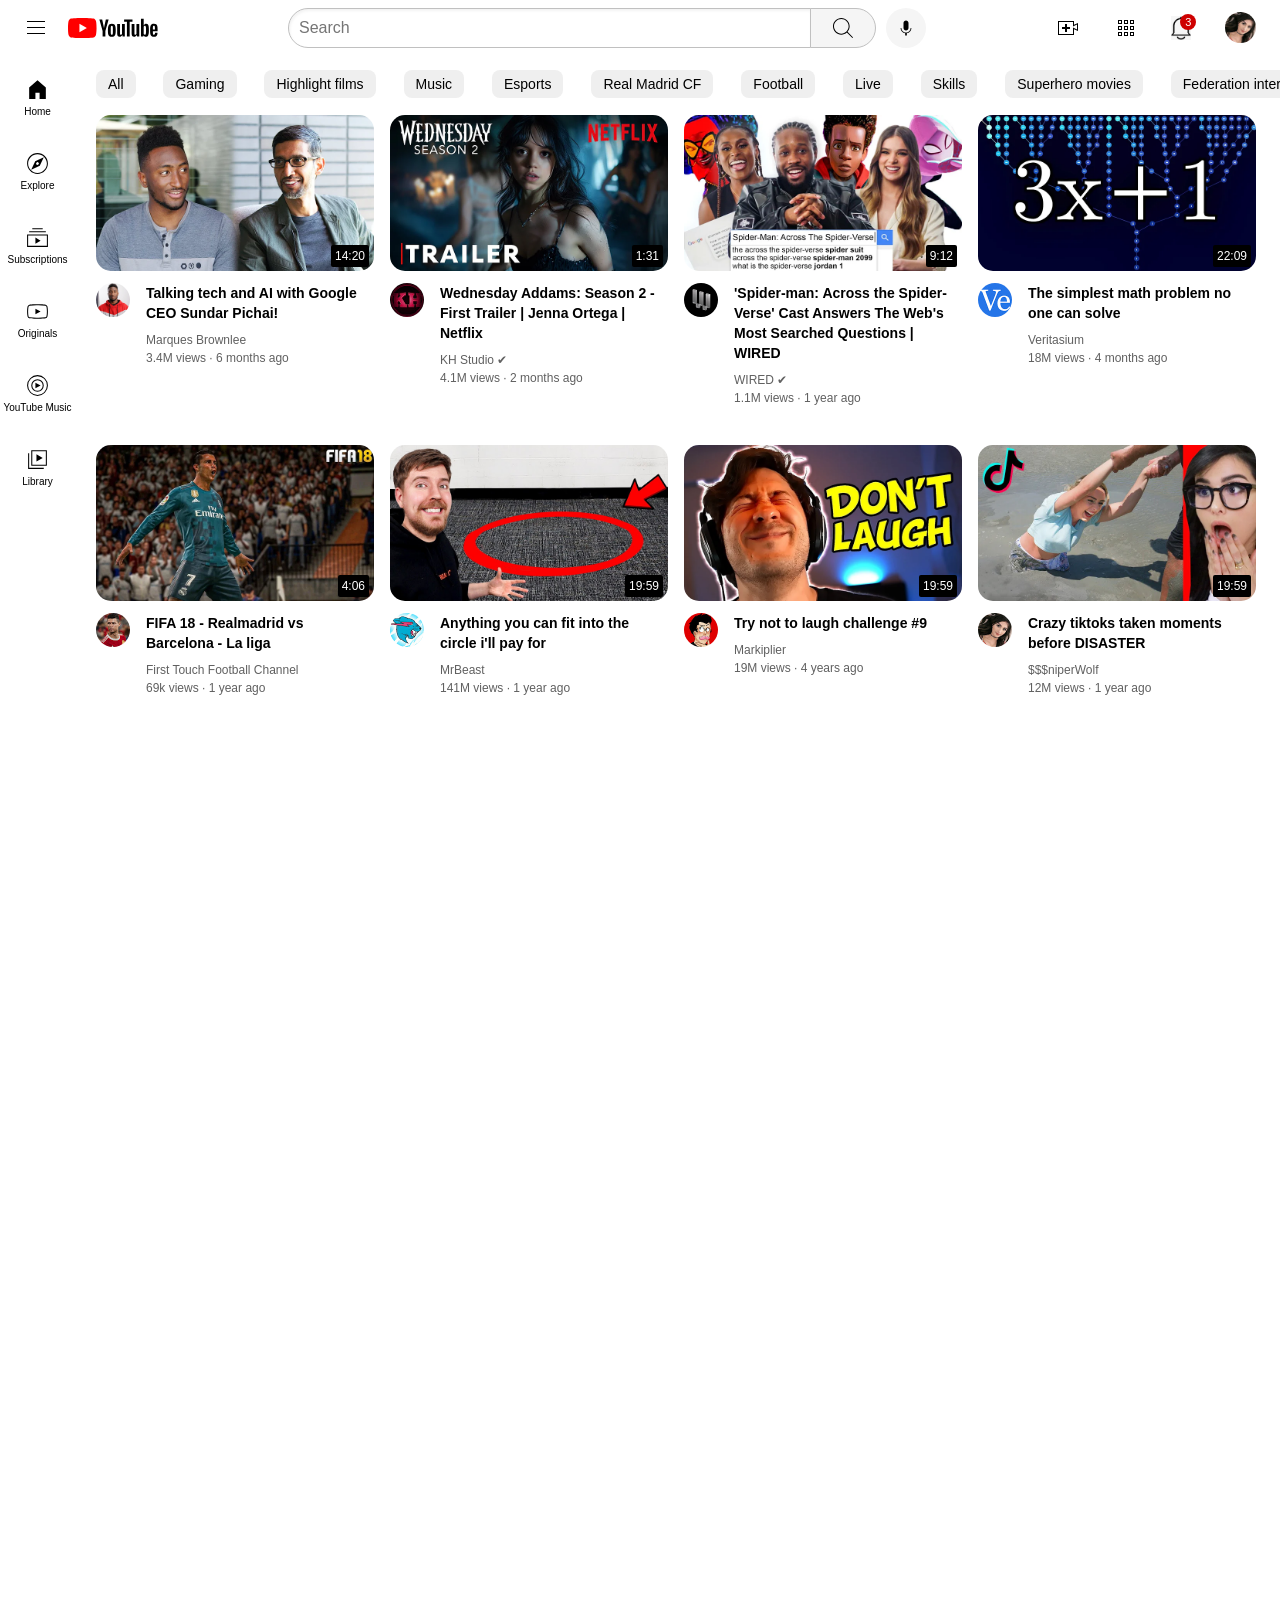
<file: index.html>
<!DOCTYPE html>
<html lang="en">
<head>
  <meta charset="UTF-8">
  <meta http-equiv="X-UA-Compatible" content="IE=edge">
  <meta name="viewport" content="width=device-width, initial-scale=1.0">
  <title>YouTube(2024).com Clone</title>
  
    <link rel="stylesheet" href="styles/general.css">
  <link rel="stylesheet" href="styles/header.css">
  <link rel="stylesheet" href="styles/subheader.css">
  <link rel="stylesheet" href="styles/video.css">
  <link rel="stylesheet" href="styles/sidebar.css">
</head>

<body style="padding-bottom: 1000px;"> 
  <div class="header">
    <div class="left-section">
      <img class="hamburger-menu" src="pageIcons/hamburger-menu.svg">
      <img class="youtube-logo" src="pageIcons/youtube-logo.svg">
    </div>
    <div class="middle-section">
      <input class="search-bar" type="text" placeholder="Search">
      <button class="search-button">
        <img class="search-icon" src="icons/search-svgrepo-com.svg">
        <div class="tooltip">Search</div>
      </button>
      <button class="voice-search-button">
        <img class="voice-search-icon" src="pageIcons/voice-search-icon.svg">
        <div class="tooltip">Search with your voice</div>
      </button>
    </div>
    <div class="right-section">
      <div class="upload-icon-container">
        <img class="video-camera-icon" src="pageIcons/upload.svg">
        <div class="tooltip">Create</div>
      </div>
      <div class="upload-icon-container">
        <img class="video-camera-icon" src="pageIcons/youtube-apps.svg">
        <div class="tooltip">Apps</div>
      </div>
      <div class="notifications-icon-container">
      <img class="notifications-icon" src="icons/notification-icon-svgrepo-com">
          <div class="notifications-count">3</div> 
          <div class="tooltip">Notifications</div>          
      </div>
      <img class="current-user-picture" src="thumbnails/channelpfp-3">
     </div>
   </div>

<div class="sub-header">
    <button class="btn">All</button>
    <button class="btn">Gaming</button>
    <button class="btn">Highlight films</button>
    <button class="btn">Music</button>
    <button class="btn">Esports</button>
    <button class="btn">Real Madrid CF</button>
    <button class="btn">Football</button>
    <button class="btn">Live</button>
    <button class="btn">Skills</button>
    <button class="btn">Superhero movies</button>
    <button class="btn">Federation inter.</button>
</div>

    <div class="sidebar">
      <div class="sidebar-link">
        <img src="pageIcons/home.svg">
        <div>Home</div>
    </div>
      <div class="sidebar-link">
        <img src="pageIcons/explore.svg">
        <div>Explore</div>
      </div>
      <div class="sidebar-link">
        <img src="pageIcons/subscriptions.svg">
        <div>Subscriptions</div>
      </div>
      <div class="sidebar-link">
        <img src="pageIcons/originals.svg">
        <div>Originals</div>
      </div>
      <div class="sidebar-link">
        <img src="pageIcons/youtube-music.svg">
        <div>YouTube Music</div>
      </div>
      <div class="sidebar-link">
        <img src="pageIcons/library.svg">
        <div>Library</div>
      </div>


    </div>

  <div class="video-grid">
    <div class="video-preview">
      <div class="thumbnail-row">
        <a href="https://www.youtube.com/watch?v=n2RNcPRtAiY" class="video-thumbnail-link">
          <img class="thumbnail" src="thumbnails/youtubethumbnail5">
          <div class="video-time">14:20</div>
        </a>
      </div>
      <div class="video-info-grid">
        <div class="channel-picture">
          <img class="profile-picture" src="thumbnails/channelpfp-1">
        </div>
        <a href="https://www.youtube.com/watch?v=n2RNcPRtAiY" class="video-title-link">
          <div class="video-info">
            <p class="video-title">Talking tech and AI with Google CEO Sundar Pichai!</p>
            <p class="video-author">Marques Brownlee</p>
            <p class="video-stats">3.4M views &#183; 6 months ago</p>
          </div>
        </a>
       </div>
    </div>
    
    <div class="video-preview">
      <div class="thumbnail-row">
        <img class="thumbnail" src="thumbnails/youtubethumbnail13">
        <div class="video-time">1:31</div>
      </div>
      <div class="video-info-grid">
        <div class="channel-picture">
          <img class="profile-picture" src="thumbnails/channelpfp-9">
        </div>
        <div class="video-info">
        <p class="video-title">Wednesday Addams: Season 2 - First Trailer | Jenna Ortega | Netflix</p>
        <p class="video-author">KH Studio &#10004;</p>
        <p class="video-stats">4.1M views &#183; 2 months ago</p>
      </div>
      </div>
    </div>
    
    <div class="video-preview">
      <div class="thumbnail-row">
        <img class="thumbnail" src="thumbnails/youtubethumbnail12">
        <div class="video-time">9:12</div>
      </div>
      <div class="video-info-grid">
        <div class="channel-picture">
          <img class="profile-picture" src="thumbnails/channelpfp-8">
        </div>
        <div class="video-info">
        <p class="video-title">'Spider-man: Across the Spider-Verse' Cast Answers The Web's Most Searched Questions | WIRED</p>
        <p class="video-author">WIRED &#10004;</p>
        <p class="video-stats">1.1M views &#183; 1 year ago</p>
      </div>
      </div>
    </div>
    
    <div class="video-preview">
      <div class="thumbnail-row">
        <img class="thumbnail" src="thumbnails/youtubethumbnail8">
        <div class="video-time">22:09</div>
      </div>
      <div class="video-info-grid">
        <div class="channel-picture">
          <img class="profile-picture" src="thumbnails/channelpfp-4">
        </div>
        <div class="video-info">
        <p class="video-title">The simplest math problem no one can solve</p>
        <p class="video-author">Veritasium</p>
        <p class="video-stats">18M views &#183; 4 months ago</p>
      </div>
      </div>
    </div>
    
    <div class="video-preview">
      <div class="thumbnail-row">
        <img class="thumbnail" src="thumbnails/youtubethumbnail11">
        <div class="video-time">4:06</div>
      </div>
      <div class="video-info-grid">
        <div class="channel-picture">
          <img class="profile-picture" src="thumbnails/channelpfp-7">
        </div>
        <div class="video-info">
        <p class="video-title">FIFA 18 - Realmadrid vs Barcelona - La liga</p>
        <p class="video-author">First Touch Football Channel</p>
        <p class="video-stats">69k views &#183; 1 year ago</p>
      </div>
      </div>
    </div>
    
    <div class="video-preview">
      <div class="thumbnail-row">
        <img class="thumbnail" src="thumbnails/youtubethumbnail10">
        <div class="video-time">19:59</div>
      </div>
      <div class="video-info-grid">
        <div class="channel-picture">
          <img class="profile-picture" src="thumbnails/channelpfp-6">
        </div>
        <div class="video-info">
        <p class="video-title">Anything you can fit into the circle i'll pay for</p>
        <p class="video-author">MrBeast</p>
        <p class="video-stats">141M views &#183; 1 year ago</p>
      </div>
      </div>
    </div>
    
    <div class="video-preview">
      <div class="thumbnail-row">
        <img class="thumbnail" src="thumbnails/youtubethumbnail6">
        <div class="video-time">19:59</div>
      </div>
      <div class="video-info-grid">
        <div class="channel-picture">
          <img class="profile-picture" src="thumbnails/channelpfp-2">
        </div>
        <div class="video-info">
        <p class="video-title">Try not to laugh challenge #9</p>
        <p class="video-author">Markiplier</p>
        <p class="video-stats">19M views &#183; 4 years ago</p>
      </div>
      </div>
    </div>

    <div class="video-preview">
      <div class="thumbnail-row">
        <img class="thumbnail" src="thumbnails/youtubethumbnail7">
        <div class="video-time">19:59</div>
      </div>
      <div class="video-info-grid">
        <div class="channel-picture">
          <img class="profile-picture" src="thumbnails/channelpfp-3">
        </div>
        <div class="video-info">
        <p class="video-title">Crazy tiktoks taken moments before DISASTER</p>
        <p class="video-author">$$$niperWolf</p>
        <p class="video-stats">12M views &#183; 1 year ago</p>
      </div>
      </div>
    </div>

  </div>


</body>
</html>
</file>
<file: styles/general.css>
p {
  margin: 0;
  margin-bottom: 0;
}
body {
  font-family: Verdana, Geneva, Tahoma, sans-serif;
  margin: 0;
  padding-top: 115px;
  padding-left: 96px;
  padding-right: 24px;
  background-color: white;
}
</file>
<file: styles/header.css>
.header {
  height: 55px;
  display: flex;
  flex-direction: row;
  justify-content: space-between;
  position: fixed;
  top: 0;
  left: 0;
  right: 0;
  z-index: 100;
  background-color: white;
  
}

.left-section {
  display: flex;
  align-items: center;
  }
  .hamburger-menu {
    height: 24px;
    margin-left: 24px;
    margin-right: 20px;
  }
  .youtube-logo {
    height: 20px;
    }


.middle-section {
  flex: 1;
  margin-left: 130px;
  margin-right: 130px;
  max-width: 800px;
  display: flex;
  align-items: center;
}
.search-bar {
  flex: 1;
  height: 36px;
  padding-left: 10px;
  font-size: 16px;
  border-width: 1px;
  border-style: solid;
  border-color: rgb(192, 192, 192);
  border-top-left-radius: 20px;
  border-bottom-left-radius: 20px;
  box-shadow: inset 1px 2px 3px rgba(0, 0, 0, 0.05);
  width: 0;
}
.search-bar::placeholder {
font-family: Verdana, Geneva, Tahoma, sans-serif;
font-size: 16px;
}
.search-button {
height: 40px;
width: 66px;
background-color: rgb(245, 245, 245);
border-width: 1px;
border-style: solid;
border-color: rgb(192, 192, 192);
margin-left: -1px;
margin-right: 10px;
border-top-right-radius: 20px;
border-bottom-right-radius: 20px;
}
.search-button,
.voice-search-button,
.upload-icon-container,
.notifications-icon-container {
  display: flex;
  justify-content: center;
  position: relative;
  align-items: center;
  cursor: pointer;
}
.search-button .tooltip,
.voice-search-button .tooltip,
.upload-icon-container .tooltip,
.notifications-icon-container .tooltip {
position: absolute;
background-color: gray;
color: white;
padding-top: 4px;
padding-bottom: 4px;
padding-left: 8px;
padding-right: 8px;
border-radius: 2px;
font-size: 12px;
bottom: -30px;
opacity: 0;
transition: opacity 0.15s;
pointer-events: none;
white-space: nowrap;
}
.search-button:hover .tooltip,
.voice-search-button:hover .tooltip,
.upload-icon-container:hover .tooltip, 
.notifications-icon-container:hover .tooltip{
  opacity: 1;
}
.voice-search-button {
height: 40px;
width: 40px;
border: none;
border-radius: 20px;
background-color: rgb(245, 245, 245);
}
.search-icon {
  height: 20px;
}
.voice-search-icon {
  height: 20px;
}


.right-section {
  width: 200px;
  display: flex;
  align-items: center;
  justify-content: space-between;
  margin-right: 24px;
  flex-shrink: 0;
}
.video-camera-icon {
  height: 24px;
}
.notifications-icon {
  height: 24px;
}
.notifications-icon-container {
position: relative;
}
.notifications-count {
position: absolute;
top: -2px;
right: -5px;
background-color: rgb(206, 0, 0);
color: white;
font-size: 11px;
padding-left: 5px;
padding-right: 5px;
padding-top: 2px;
padding-bottom: 2px;
border-radius: 10px;
}
.current-user-picture {
  height: 31px;
  border-radius: 16px;
  cursor: pointer;
}
</file>
<file: styles/subheader.css>
.sub-header {
  background-color: white;
  height: 60px;
   display: flex;
  flex: 1;
  flex-direction: row;
  justify-content: space-between;
  align-items: center;
  margin-top: 4px;
  margin-bottom: 20px;
  min-width: 1200px;
  position: fixed;
  top: 50px;
  z-index: 101;
}
.btn {
  padding: 6px 12px;
  border-radius: 8px;
  border: none;
  font-size: 14px;
  font-family: Verdana, Geneva, Tahoma, sans-serif;
}
.btn:hover {
  background-color: rgb(223, 223, 223);
  transition: 0.15s;
}
.btn:focus {
  background-color: black;
  color: white;
}
</file>
<file: styles/video.css>
.video-info-grid {
  display: grid;
  grid-template-columns: 50px 1fr;
}
.video-info-grid:hover {
  background-color: rgb(224, 224, 224);
  transition: 0.15s;
  border-radius: 2px;
}
.profile-picture {
  width: 34px;
  border-radius: 50px;
}
.thumbnail{
width: 100%; 
border-radius: 15px;
}
.video-title {
margin-top: 0;
font-size: 14px;
font-weight: bold;
line-height: 20px;
margin-bottom: 10px;
}
.video-author,
.video-stats {
font-size: 12px;
color: rgb(96, 96, 96);
}
.video-author {
margin-bottom: 4px;
}
.video-title-link{
  text-decoration: none;
  color: black;
}
.video-title-link:hover{
  text-decoration: underline;
}
.video-thumbnail-link:hover{
  opacity: 0.8;
}
.video-grid {
display: grid;
grid-template-columns: 1fr 1fr 1fr;
column-gap: 16px;
row-gap: 40px;
}
@media (max-width: 850px) {
  .video-grid {
    grid-template-columns: 1fr 1fr;
  }
}
@media (min-width: 851px) and (max-width: 1239px) {
  .video-grid {
    grid-template-columns: 1fr 1fr 1fr;
  }
}
@media (min-width: 1240px) {
  .video-grid {
    grid-template-columns: 1fr 1fr 1fr 1fr;
  }
}
.thumbnail-row {
  position: relative;
  margin-bottom: 8px;
}
.video-time {
  background-color: black;
  color: white;
  position: absolute;
  bottom: 0;
  right: 0;
  bottom: 8px;
  right: 5px;
  padding: 4px;
  font-size: 12px;
  font-weight: 500;
  border-radius: 2px;
}
</file>
<file: styles/sidebar.css>
.sidebar {
  position: fixed;
  top: 55px;
  left: 0;
  bottom: 0;
  background-color: white;
  width: 75px;
  z-index: 101;
  padding-top: 5px;

}
.sidebar-link {
  height: 74px;
  display: flex;
  justify-content: center;
  align-items: center;
  flex-direction: column;

}
.sidebar-link:hover {
  background-color: rgb(235, 235, 235);
  cursor: pointer;
}

.sidebar-link img {
  height: 25px;
  margin-bottom: 4px;
}
.sidebar-link div {
font-size: 10px;
}
</file>
